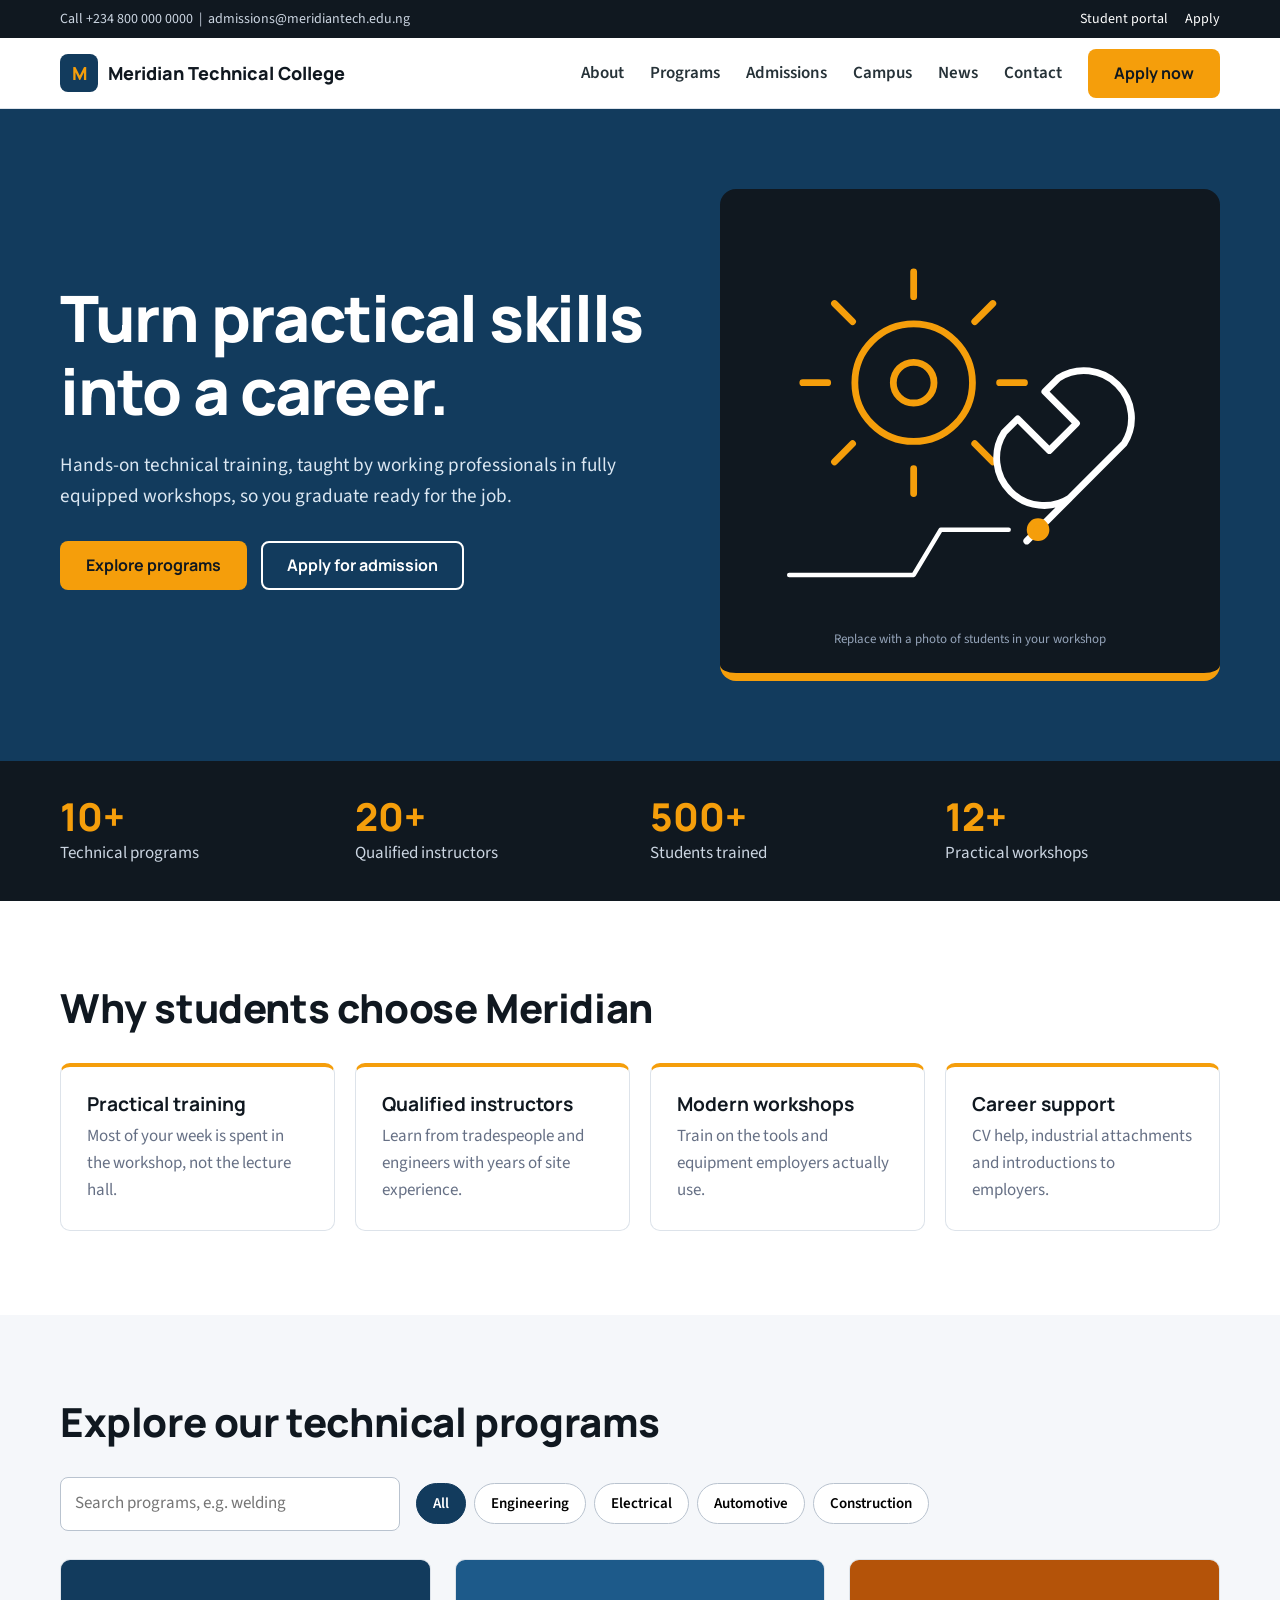
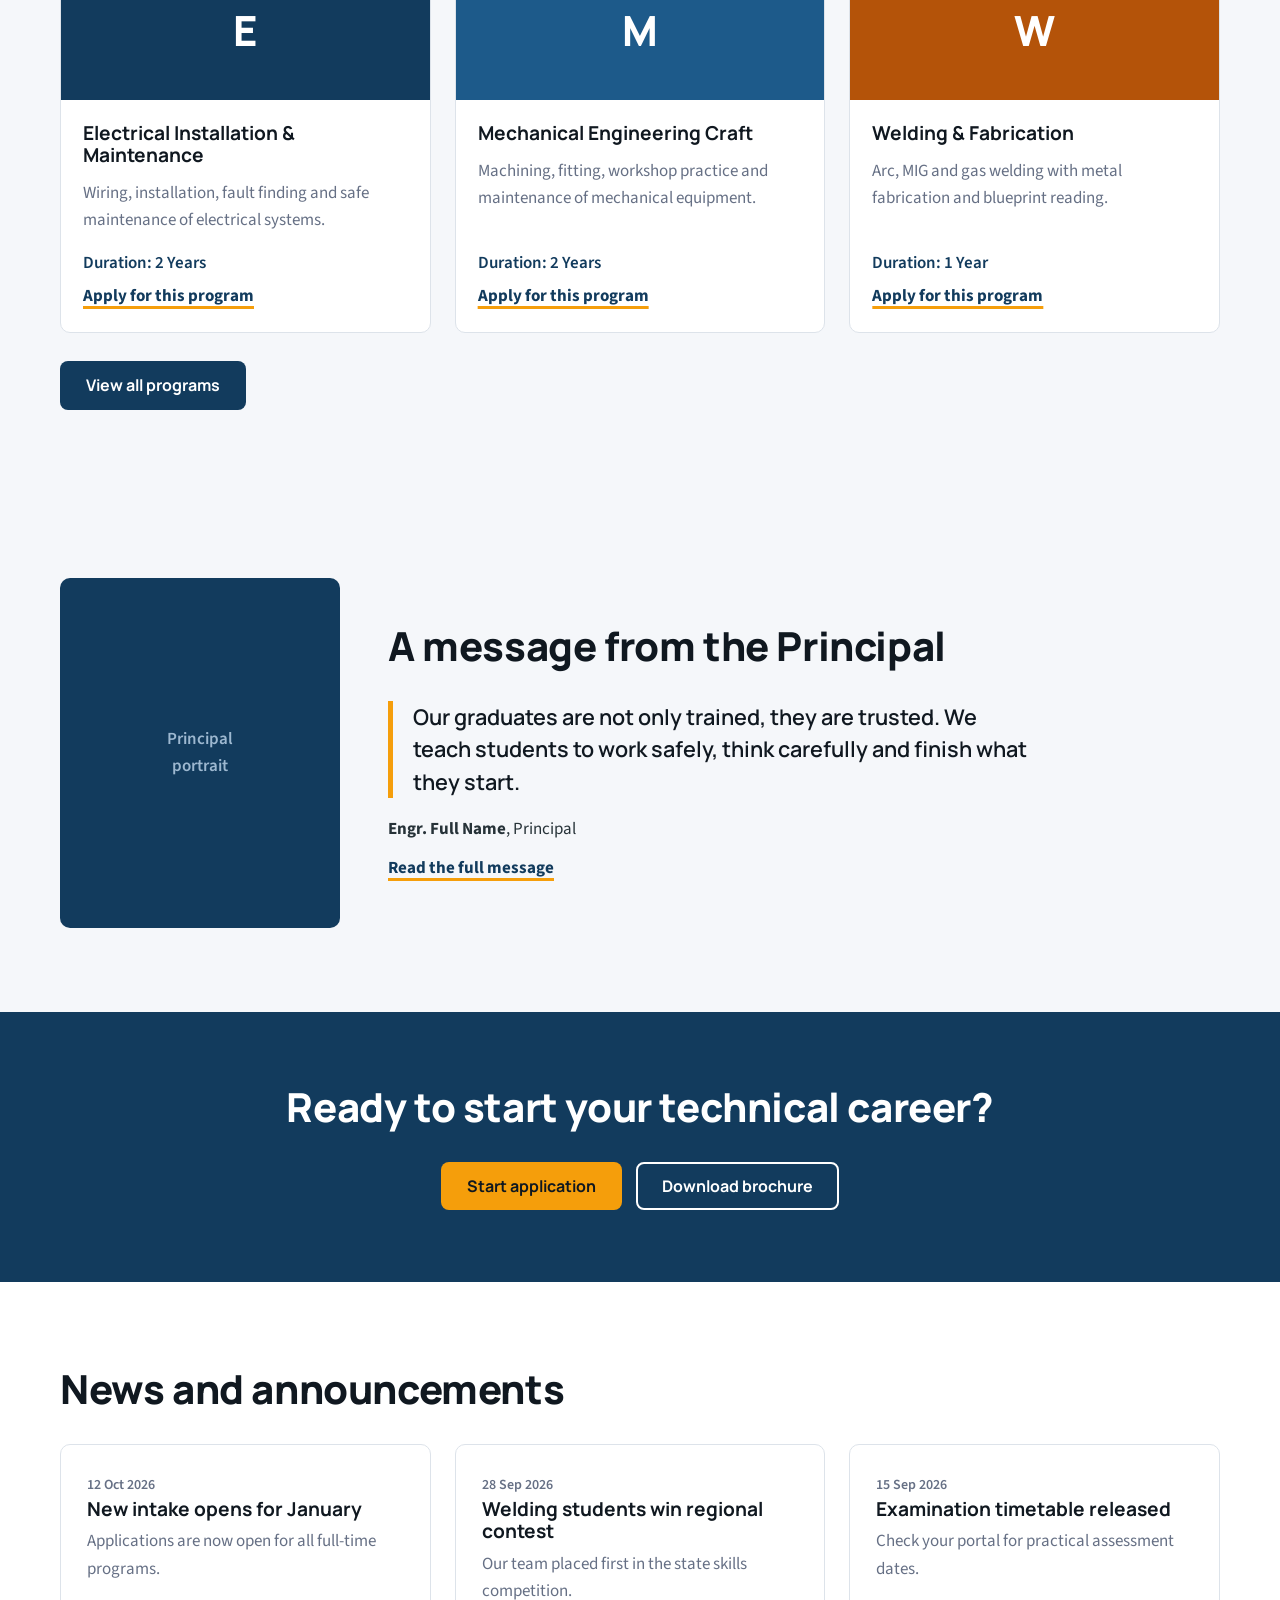
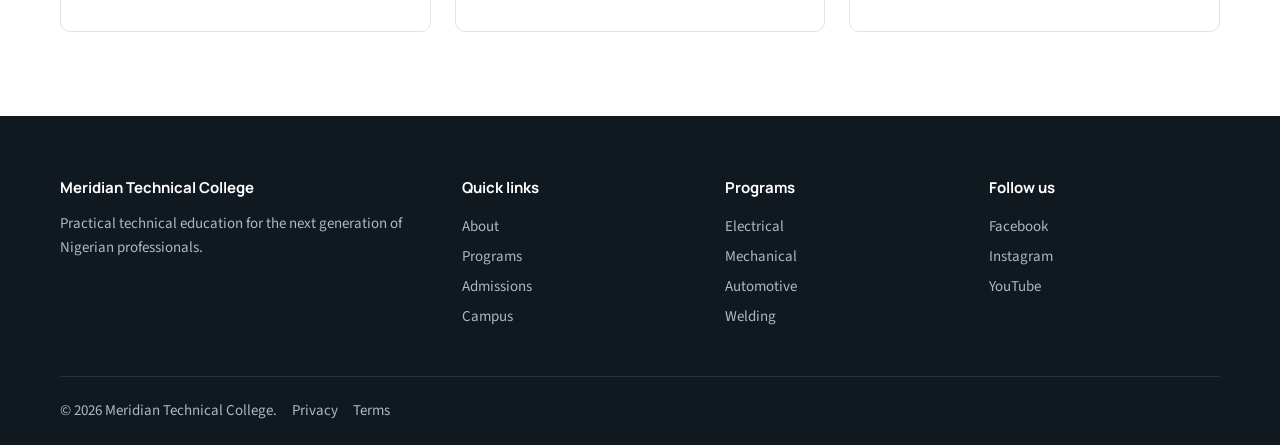
<file: meridian-frontend/index.html>
<!DOCTYPE html>
<html lang="en">
<head>
<meta charset="utf-8">
<meta name="viewport" content="width=device-width, initial-scale=1">
<title>Build skills. Build a career. | Meridian Technical College</title>
<meta name="description" content="Hands-on technical training in electrical, mechanical, automotive, welding, plumbing and construction.">
<link rel="preconnect" href="https://fonts.googleapis.com">
<link rel="preconnect" href="https://fonts.gstatic.com" crossorigin>
<link href="https://fonts.googleapis.com/css2?family=Manrope:wght@500;700;800&family=Source+Sans+3:wght@400;600&display=swap" rel="stylesheet">
<link rel="stylesheet" href="assets/css/styles.css">
</head>
<body>
<a class="skip" href="#main">Skip to content</a>
<div id="site-header"></div>
<main id="main"><section class="hero" id="top">
  <div class="wrap hero-grid">
    <div>
      <h1>Turn practical skills into a career.</h1>
      <p class="lead">Hands-on technical training, taught by working professionals in fully equipped workshops, so you graduate ready for the job.</p>
      <div class="actions">
        <a class="btn btn-amber" href="programs.html">Explore programs</a>
        <a class="btn btn-ghost" href="admissions.html">Apply for admission</a>
      </div>
    </div>
    <div class="hero-art" role="img" aria-label="Illustration of workshop tools: gear, wrench and circuit">
      <svg viewBox="0 0 400 360" fill="none" stroke="#F59E0B" stroke-width="6" stroke-linecap="round" stroke-linejoin="round">
        <circle cx="150" cy="150" r="52"/><circle cx="150" cy="150" r="18"/>
        <path d="M150 74v-22M150 248v-22M74 150H52M248 150h-22M96 96L80 80M220 220l-16-16M204 96l16-16M80 220l16-16"/>
        <path d="M250 290l86-86a42 42 0 0 0-58-58l-12 12 28 28-24 24-28-28-12 12a42 42 0 0 0 58 58z" stroke="#fff"/>
        <path d="M40 320h110l24-40h60" stroke="#fff" stroke-width="4"/><circle cx="260" cy="280" r="7" fill="#F59E0B"/>
      </svg>
      <p class="art-note">Replace with a photo of students in your workshop</p>
    </div>
  </div>
</section><section class="facts" aria-label="College at a glance">
  <div class="wrap facts-grid">
    <div><strong data-count="10">10+</strong>Technical programs</div>
    <div><strong data-count="20">20+</strong>Qualified instructors</div>
    <div><strong data-count="500">500+</strong>Students trained</div>
    <div><strong data-count="12">12+</strong>Practical workshops</div>
  </div>
</section><section class="sec" id="about">
  <div class="wrap">
    <h2>Why students choose Meridian</h2>
    <div class="grid4">
      <article class="card"><h3>Practical training</h3><p>Most of your week is spent in the workshop, not the lecture hall.</p></article>
      <article class="card"><h3>Qualified instructors</h3><p>Learn from tradespeople and engineers with years of site experience.</p></article>
      <article class="card"><h3>Modern workshops</h3><p>Train on the tools and equipment employers actually use.</p></article>
      <article class="card"><h3>Career support</h3><p>CV help, industrial attachments and introductions to employers.</p></article>
    </div>
  </div>
</section><section class="sec alt" id="programs">
  <div class="wrap">
    <h2>Explore our technical programs</h2>
    <div class="tools">
      <label class="sr" for="search">Search programs</label>
      <input id="search" type="search" placeholder="Search programs, e.g. welding">
      <div class="chips" id="chips" role="group" aria-label="Filter by field">
        <button class="chip on" data-f="all">All</button>
        <button class="chip" data-f="engineering">Engineering</button>
        <button class="chip" data-f="electrical">Electrical</button>
        <button class="chip" data-f="automotive">Automotive</button>
        <button class="chip" data-f="construction">Construction</button>
      </div>
    </div>
    <div class="grid3" id="programGrid" data-limit="3"></div>
    <p class="more"><a class="btn btn-navy" href="programs.html">View all programs</a></p><p class="empty" id="empty" hidden>No program matches your search. Clear the search or choose "All".</p>
  </div>
</section><section class="sec alt">
  <div class="wrap principal">
    <div class="portrait" aria-hidden="true">Principal<br>portrait</div>
    <div>
      <h2>A message from the Principal</h2>
      <blockquote>Our graduates are not only trained, they are trusted. We teach students to work safely, think carefully and finish what they start.</blockquote>
      <p><strong>Engr. Full Name</strong>, Principal</p>
      <a class="link" href="#">Read the full message</a>
    </div>
  </div>
</section><section class="cta">
  <div class="wrap">
    <h2>Ready to start your technical career?</h2>
    <div class="actions">
      <a class="btn btn-amber" href="#">Start application</a>
      <a class="btn btn-ghost" href="#">Download brochure</a>
    </div>
  </div>
</section><section class="sec" id="news">
  <div class="wrap">
    <h2>News and announcements</h2>
    <div class="grid3">
      <article class="card"><time>12 Oct 2026</time><h3>New intake opens for January</h3><p>Applications are now open for all full-time programs.</p></article>
      <article class="card"><time>28 Sep 2026</time><h3>Welding students win regional contest</h3><p>Our team placed first in the state skills competition.</p></article>
      <article class="card"><time>15 Sep 2026</time><h3>Examination timetable released</h3><p>Check your portal for practical assessment dates.</p></article>
    </div>
  </div>
</section></main>
<div id="site-footer"></div>
<script src="assets/js/config.js"></script>
<script src="assets/js/components.js"></script>
<script src="assets/js/main.js"></script>
<script src="assets/js/programs.js"></script>
</body>
</html>
</file>
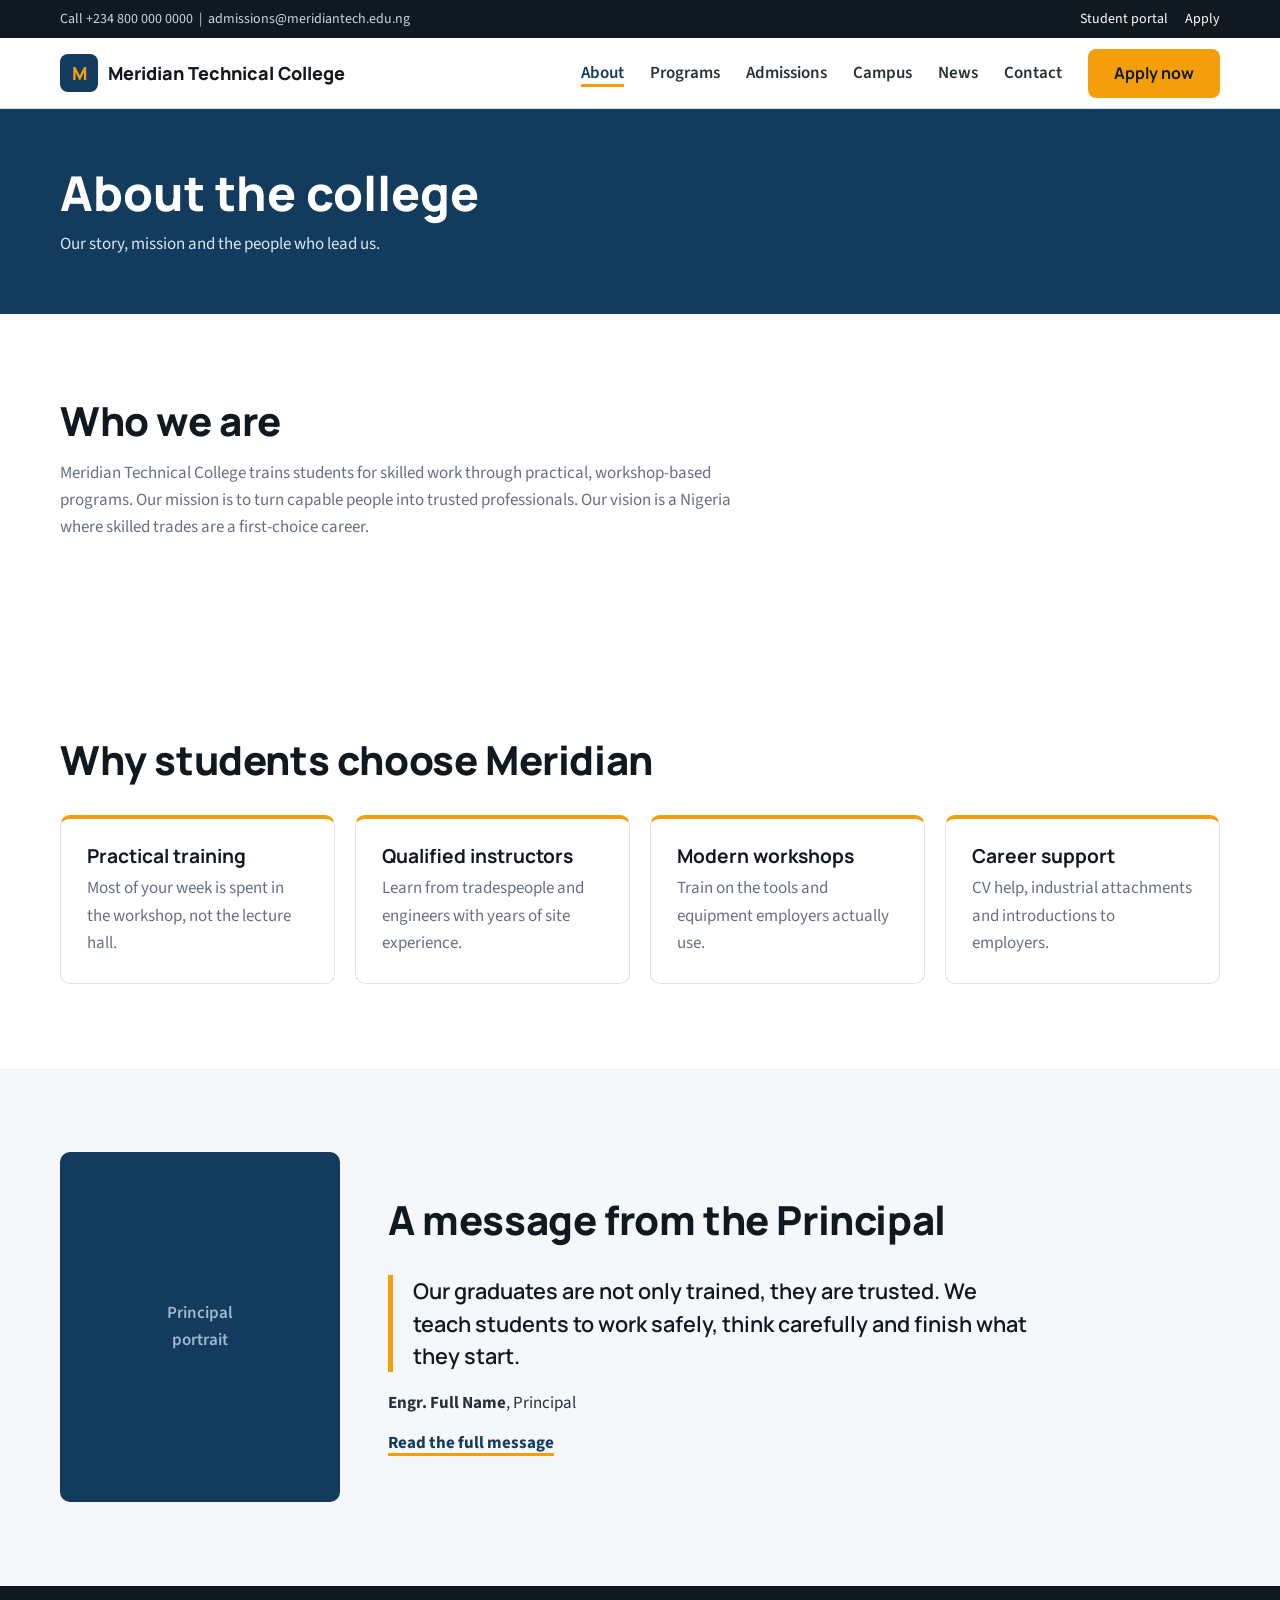
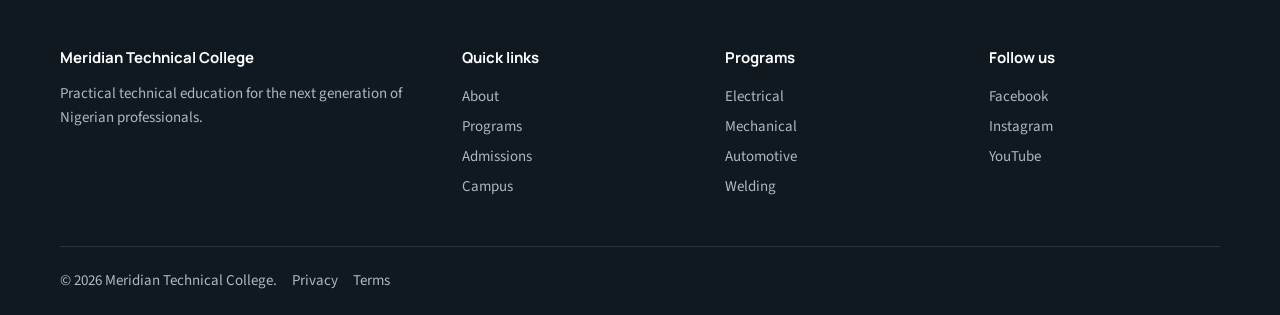
<file: meridian-frontend/about.html>
<!DOCTYPE html>
<html lang="en">
<head>
<meta charset="utf-8">
<meta name="viewport" content="width=device-width, initial-scale=1">
<title>About the college | Meridian Technical College</title>
<meta name="description" content="Hands-on technical training in electrical, mechanical, automotive, welding, plumbing and construction.">
<link rel="preconnect" href="https://fonts.googleapis.com">
<link rel="preconnect" href="https://fonts.gstatic.com" crossorigin>
<link href="https://fonts.googleapis.com/css2?family=Manrope:wght@500;700;800&family=Source+Sans+3:wght@400;600&display=swap" rel="stylesheet">
<link rel="stylesheet" href="assets/css/styles.css">
</head>
<body>
<a class="skip" href="#main">Skip to content</a>
<div id="site-header"></div>
<main id="main"><section class="page-head"><div class="wrap"><h1>About the college</h1><p>Our story, mission and the people who lead us.</p></div></section><section class="sec"><div class="wrap"><h2>Who we are</h2><p class="sub">Meridian Technical College trains students for skilled work through practical, workshop-based programs. Our mission is to turn capable people into trusted professionals. Our vision is a Nigeria where skilled trades are a first-choice career.</p></div></section><section class="sec" id="about">
  <div class="wrap">
    <h2>Why students choose Meridian</h2>
    <div class="grid4">
      <article class="card"><h3>Practical training</h3><p>Most of your week is spent in the workshop, not the lecture hall.</p></article>
      <article class="card"><h3>Qualified instructors</h3><p>Learn from tradespeople and engineers with years of site experience.</p></article>
      <article class="card"><h3>Modern workshops</h3><p>Train on the tools and equipment employers actually use.</p></article>
      <article class="card"><h3>Career support</h3><p>CV help, industrial attachments and introductions to employers.</p></article>
    </div>
  </div>
</section><section class="sec alt">
  <div class="wrap principal">
    <div class="portrait" aria-hidden="true">Principal<br>portrait</div>
    <div>
      <h2>A message from the Principal</h2>
      <blockquote>Our graduates are not only trained, they are trusted. We teach students to work safely, think carefully and finish what they start.</blockquote>
      <p><strong>Engr. Full Name</strong>, Principal</p>
      <a class="link" href="#">Read the full message</a>
    </div>
  </div>
</section></main>
<div id="site-footer"></div>
<script src="assets/js/config.js"></script>
<script src="assets/js/components.js"></script>
<script src="assets/js/main.js"></script>

</body>
</html>
</file>
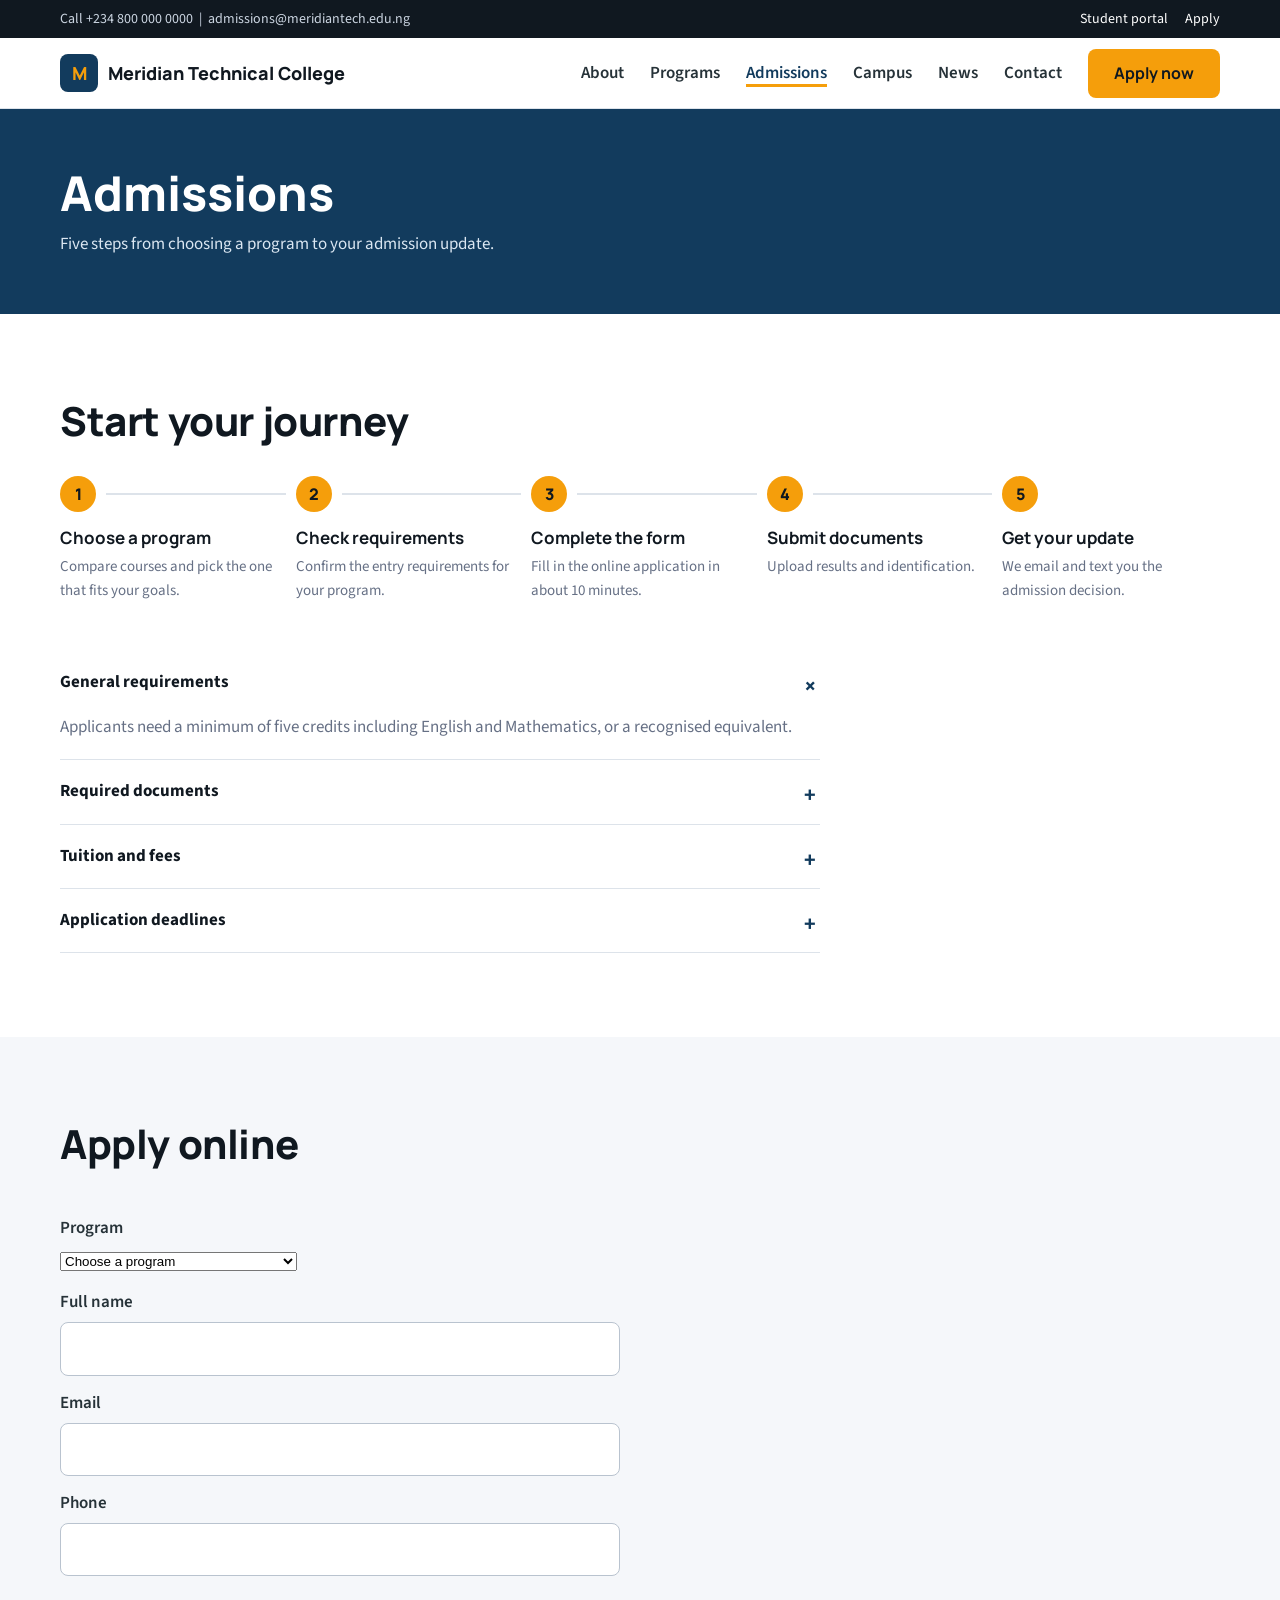
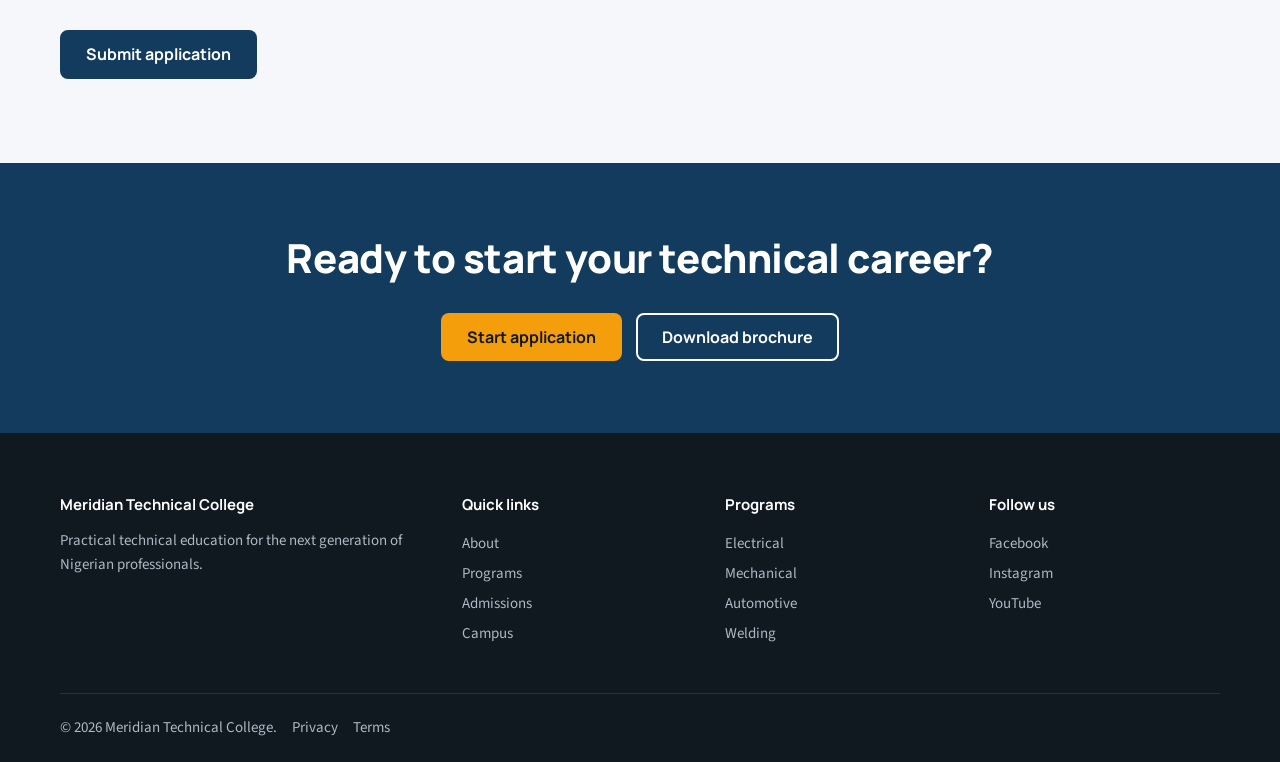
<file: meridian-frontend/admissions.html>
<!DOCTYPE html>
<html lang="en">
<head>
<meta charset="utf-8">
<meta name="viewport" content="width=device-width, initial-scale=1">
<title>Admissions | Meridian Technical College</title>
<meta name="description" content="Hands-on technical training in electrical, mechanical, automotive, welding, plumbing and construction.">
<link rel="preconnect" href="https://fonts.googleapis.com">
<link rel="preconnect" href="https://fonts.gstatic.com" crossorigin>
<link href="https://fonts.googleapis.com/css2?family=Manrope:wght@500;700;800&family=Source+Sans+3:wght@400;600&display=swap" rel="stylesheet">
<link rel="stylesheet" href="assets/css/styles.css">
</head>
<body>
<a class="skip" href="#main">Skip to content</a>
<div id="site-header"></div>
<main id="main"><section class="page-head"><div class="wrap"><h1>Admissions</h1><p>Five steps from choosing a program to your admission update.</p></div></section><section class="sec" id="admissions">
  <div class="wrap">
    <h2>Start your journey</h2>
    <ol class="steps">
      <li><b>Choose a program</b><span>Compare courses and pick the one that fits your goals.</span></li>
      <li><b>Check requirements</b><span>Confirm the entry requirements for your program.</span></li>
      <li><b>Complete the form</b><span>Fill in the online application in about 10 minutes.</span></li>
      <li><b>Submit documents</b><span>Upload results and identification.</span></li>
      <li><b>Get your update</b><span>We email and text you the admission decision.</span></li>
    </ol>
    <div class="faq" id="faq">
      <details open><summary>General requirements</summary><p>Applicants need a minimum of five credits including English and Mathematics, or a recognised equivalent.</p></details>
      <details><summary>Required documents</summary><p>Passport photograph, O'level results, birth certificate or age declaration, and a valid ID.</p></details>
      <details><summary>Tuition and fees</summary><p>Fees vary by program and are listed on each program page. Instalment plans are available.</p></details>
      <details><summary>Application deadlines</summary><p>Applications for the next intake close on the date shown on the Admissions page.</p></details>
    </div>
  </div>
</section><section class="sec alt"><div class="wrap"><h2>Apply online</h2><form class="apply" data-endpoint="applications/" novalidate><label for="ap">Program</label><select id="applyProgram" name="program" required></select><label for="an">Full name</label><input id="an" name="full_name" required autocomplete="name"><label for="ae">Email</label><input id="ae" name="email" type="email" required autocomplete="email"><label for="aph">Phone</label><input id="aph" name="phone" type="tel" required autocomplete="tel"><p class="msg" role="status"></p><button class="btn btn-navy" type="submit">Submit application</button></form></div></section><section class="cta">
  <div class="wrap">
    <h2>Ready to start your technical career?</h2>
    <div class="actions">
      <a class="btn btn-amber" href="#">Start application</a>
      <a class="btn btn-ghost" href="#">Download brochure</a>
    </div>
  </div>
</section></main>
<div id="site-footer"></div>
<script src="assets/js/config.js"></script>
<script src="assets/js/components.js"></script>
<script src="assets/js/main.js"></script>
<script src="assets/js/programs.js"></script>
</body>
</html>
</file>
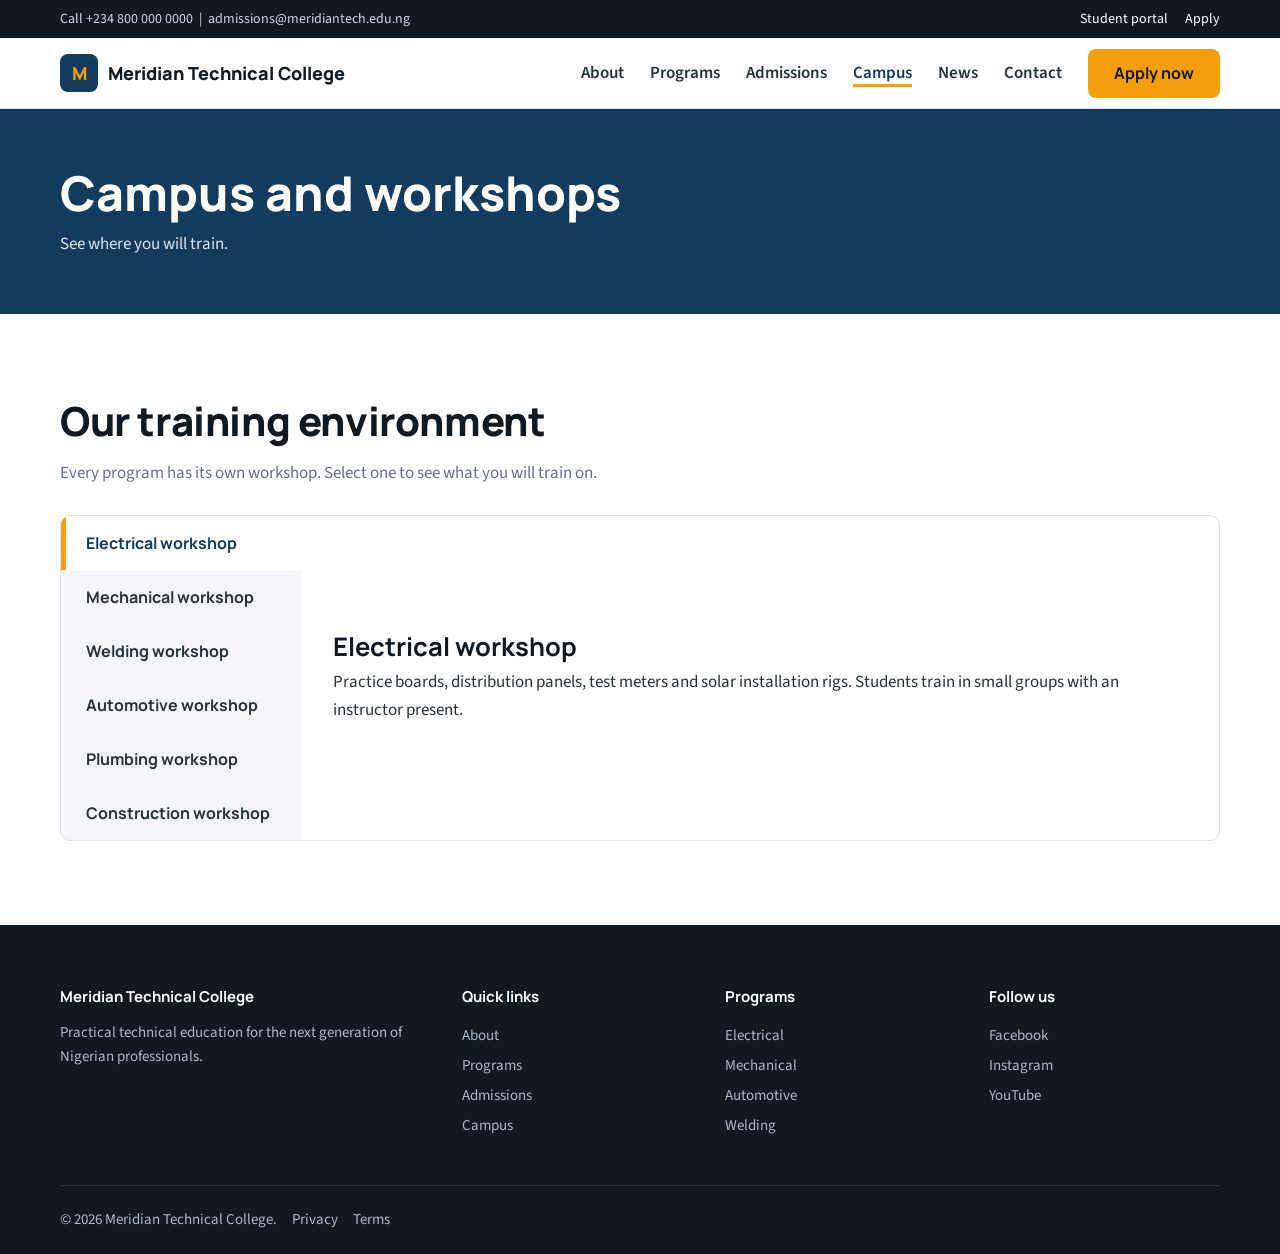
<file: meridian-frontend/campus.html>
<!DOCTYPE html>
<html lang="en">
<head>
<meta charset="utf-8">
<meta name="viewport" content="width=device-width, initial-scale=1">
<title>Campus and workshops | Meridian Technical College</title>
<meta name="description" content="Hands-on technical training in electrical, mechanical, automotive, welding, plumbing and construction.">
<link rel="preconnect" href="https://fonts.googleapis.com">
<link rel="preconnect" href="https://fonts.gstatic.com" crossorigin>
<link href="https://fonts.googleapis.com/css2?family=Manrope:wght@500;700;800&family=Source+Sans+3:wght@400;600&display=swap" rel="stylesheet">
<link rel="stylesheet" href="assets/css/styles.css">
</head>
<body>
<a class="skip" href="#main">Skip to content</a>
<div id="site-header"></div>
<main id="main"><section class="page-head"><div class="wrap"><h1>Campus and workshops</h1><p>See where you will train.</p></div></section><section class="sec" id="campus">
  <div class="wrap">
    <h2>Our training environment</h2>
    <p class="sub">Every program has its own workshop. Select one to see what you will train on.</p>
    <div class="campus">
      <div class="tabs" role="tablist" id="tabs"></div>
      <div class="panel" id="panel" role="tabpanel" aria-live="polite"></div>
    </div>
  </div>
</section></main>
<div id="site-footer"></div>
<script src="assets/js/config.js"></script>
<script src="assets/js/components.js"></script>
<script src="assets/js/main.js"></script>
<script src="assets/js/programs.js"></script>
</body>
</html>
</file>
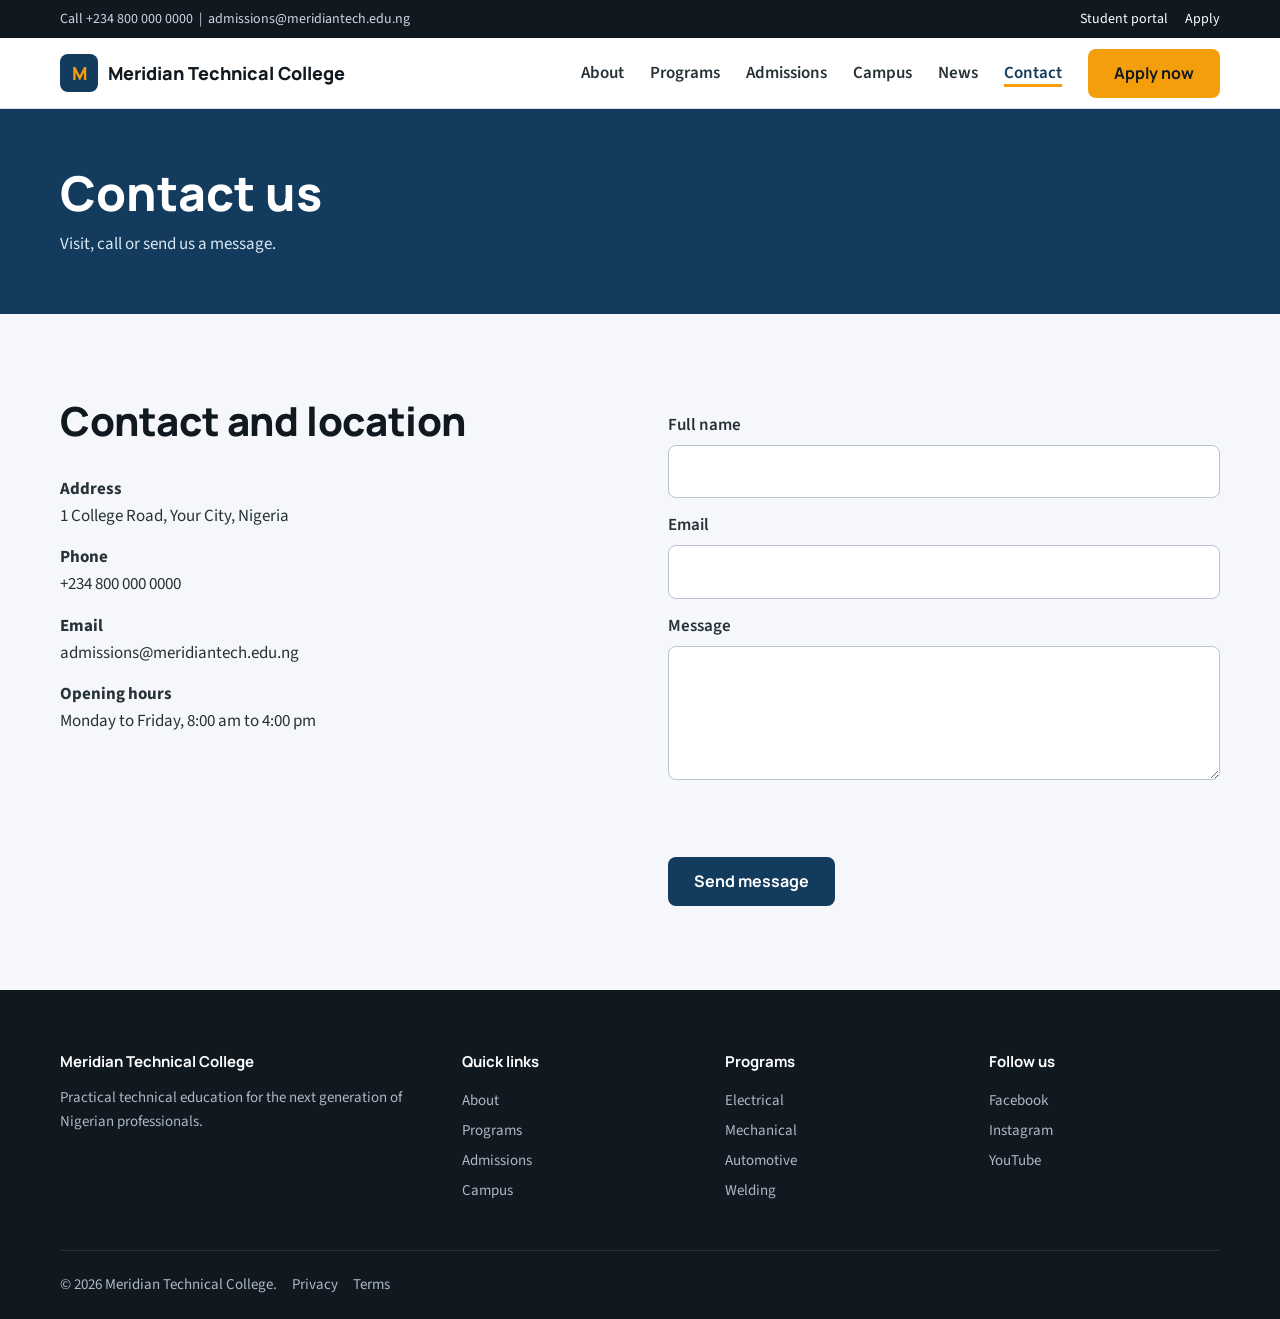
<file: meridian-frontend/contact.html>
<!DOCTYPE html>
<html lang="en">
<head>
<meta charset="utf-8">
<meta name="viewport" content="width=device-width, initial-scale=1">
<title>Contact us | Meridian Technical College</title>
<meta name="description" content="Hands-on technical training in electrical, mechanical, automotive, welding, plumbing and construction.">
<link rel="preconnect" href="https://fonts.googleapis.com">
<link rel="preconnect" href="https://fonts.gstatic.com" crossorigin>
<link href="https://fonts.googleapis.com/css2?family=Manrope:wght@500;700;800&family=Source+Sans+3:wght@400;600&display=swap" rel="stylesheet">
<link rel="stylesheet" href="assets/css/styles.css">
</head>
<body>
<a class="skip" href="#main">Skip to content</a>
<div id="site-header"></div>
<main id="main"><section class="page-head"><div class="wrap"><h1>Contact us</h1><p>Visit, call or send us a message.</p></div></section><section class="sec alt" id="contact">
  <div class="wrap contact">
    <div>
      <h2>Contact and location</h2>
      <p><b>Address</b><br>1 College Road, Your City, Nigeria</p>
      <p><b>Phone</b><br>+234 800 000 0000</p>
      <p><b>Email</b><br>admissions@meridiantech.edu.ng</p>
      <p><b>Opening hours</b><br>Monday to Friday, 8:00 am to 4:00 pm</p>
    </div>
    <form data-endpoint="contact/" novalidate>
      <label for="n">Full name</label><input id="n" name="full_name" required autocomplete="name">
      <label for="e">Email</label><input id="e" name="email" type="email" required autocomplete="email">
      <label for="m">Message</label><textarea id="m" name="message" rows="4" required></textarea>
      <p class="msg" id="formMsg" role="status"></p>
      <button class="btn btn-navy" type="submit">Send message</button>
    </form>
  </div>
</section></main>
<div id="site-footer"></div>
<script src="assets/js/config.js"></script>
<script src="assets/js/components.js"></script>
<script src="assets/js/main.js"></script>

</body>
</html>
</file>
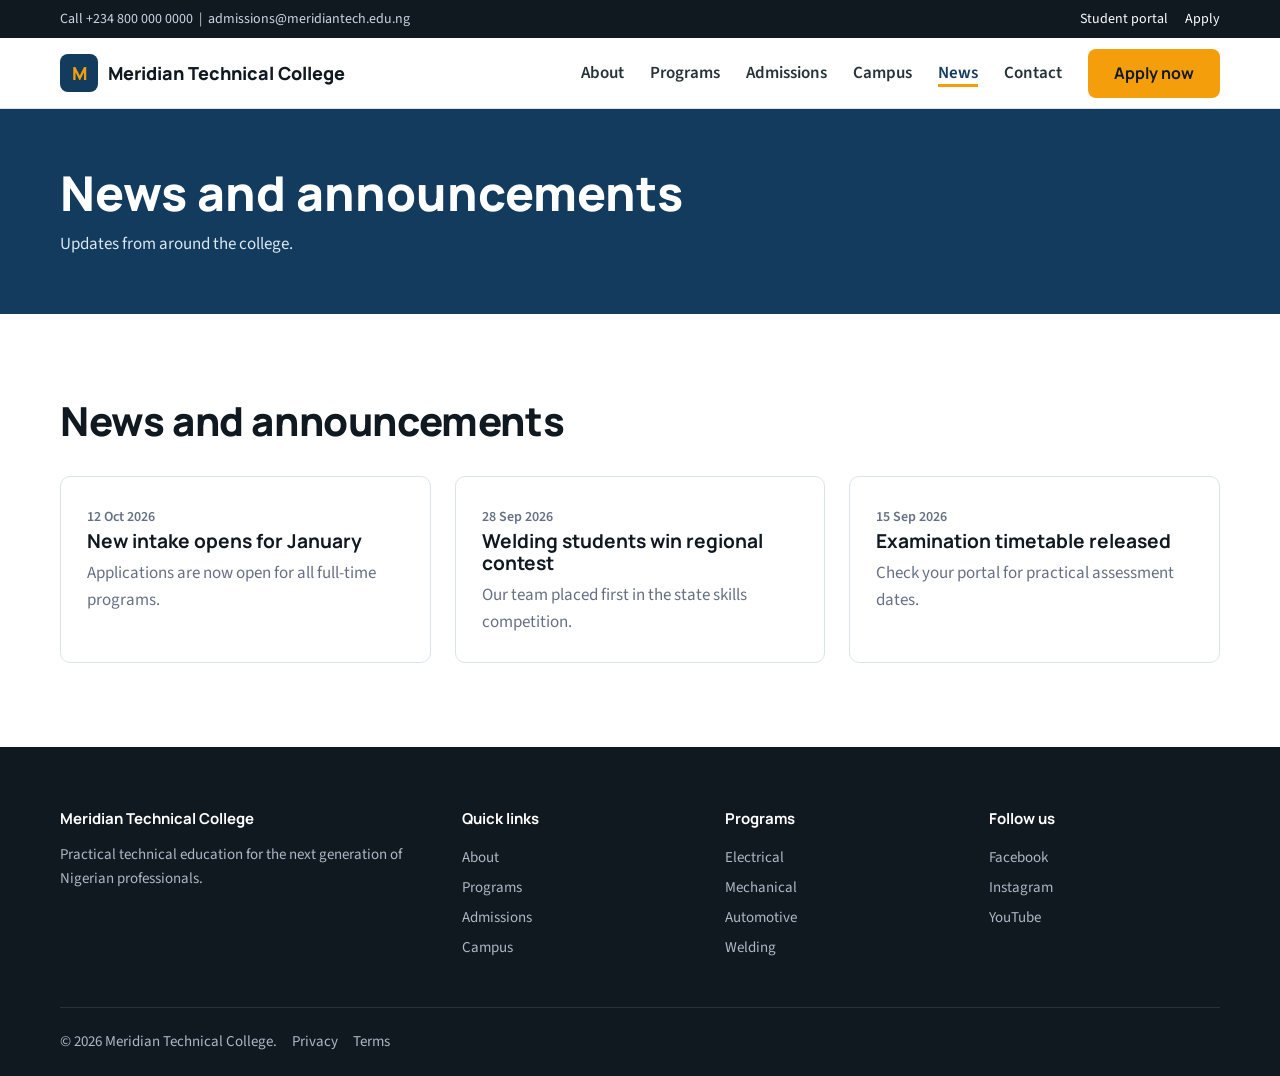
<file: meridian-frontend/news.html>
<!DOCTYPE html>
<html lang="en">
<head>
<meta charset="utf-8">
<meta name="viewport" content="width=device-width, initial-scale=1">
<title>News and announcements | Meridian Technical College</title>
<meta name="description" content="Hands-on technical training in electrical, mechanical, automotive, welding, plumbing and construction.">
<link rel="preconnect" href="https://fonts.googleapis.com">
<link rel="preconnect" href="https://fonts.gstatic.com" crossorigin>
<link href="https://fonts.googleapis.com/css2?family=Manrope:wght@500;700;800&family=Source+Sans+3:wght@400;600&display=swap" rel="stylesheet">
<link rel="stylesheet" href="assets/css/styles.css">
</head>
<body>
<a class="skip" href="#main">Skip to content</a>
<div id="site-header"></div>
<main id="main"><section class="page-head"><div class="wrap"><h1>News and announcements</h1><p>Updates from around the college.</p></div></section><section class="sec" id="news">
  <div class="wrap">
    <h2>News and announcements</h2>
    <div class="grid3">
      <article class="card"><time>12 Oct 2026</time><h3>New intake opens for January</h3><p>Applications are now open for all full-time programs.</p></article>
      <article class="card"><time>28 Sep 2026</time><h3>Welding students win regional contest</h3><p>Our team placed first in the state skills competition.</p></article>
      <article class="card"><time>15 Sep 2026</time><h3>Examination timetable released</h3><p>Check your portal for practical assessment dates.</p></article>
    </div>
  </div>
</section></main>
<div id="site-footer"></div>
<script src="assets/js/config.js"></script>
<script src="assets/js/components.js"></script>
<script src="assets/js/main.js"></script>

</body>
</html>
</file>
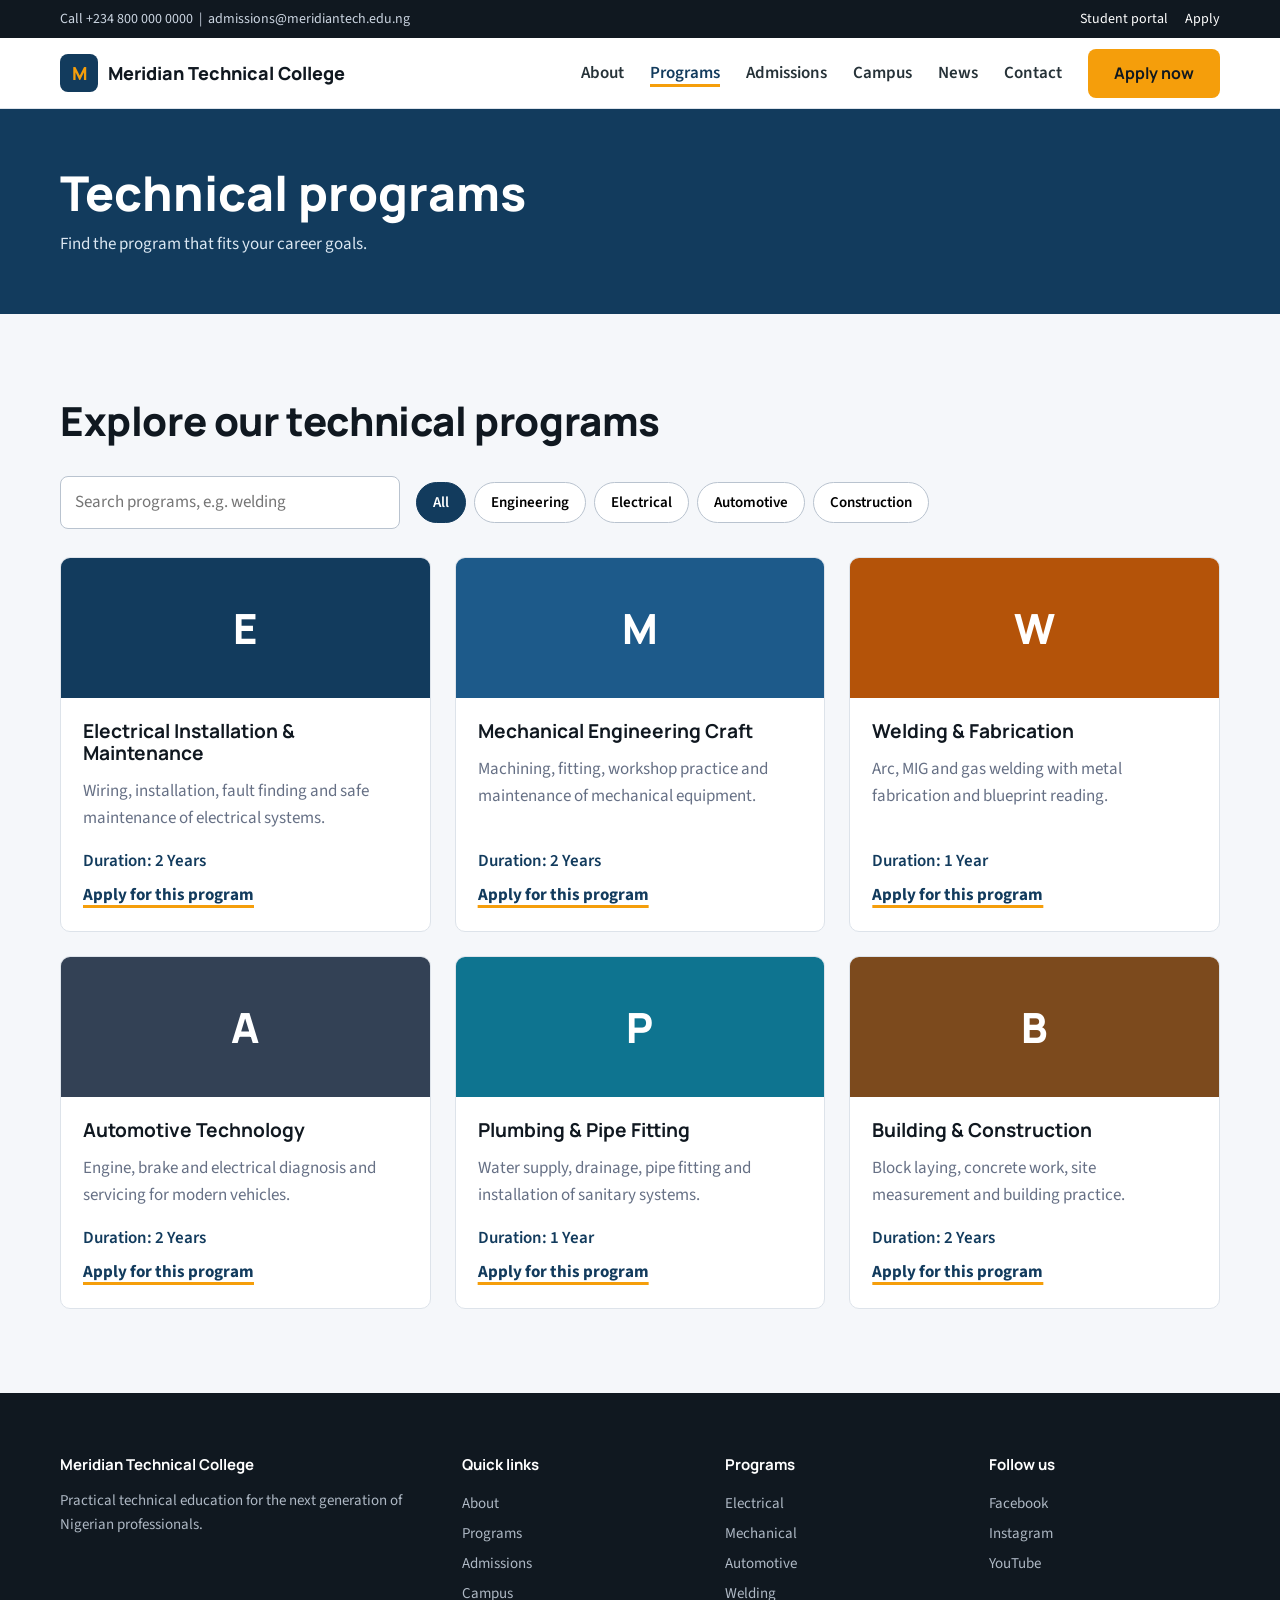
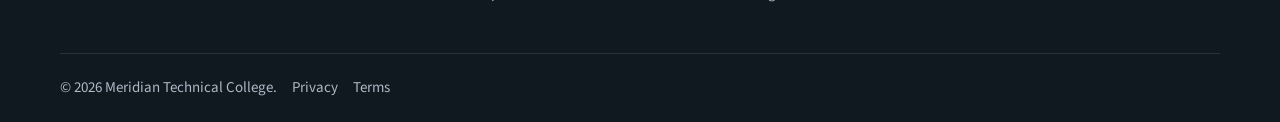
<file: meridian-frontend/programs.html>
<!DOCTYPE html>
<html lang="en">
<head>
<meta charset="utf-8">
<meta name="viewport" content="width=device-width, initial-scale=1">
<title>Technical programs | Meridian Technical College</title>
<meta name="description" content="Hands-on technical training in electrical, mechanical, automotive, welding, plumbing and construction.">
<link rel="preconnect" href="https://fonts.googleapis.com">
<link rel="preconnect" href="https://fonts.gstatic.com" crossorigin>
<link href="https://fonts.googleapis.com/css2?family=Manrope:wght@500;700;800&family=Source+Sans+3:wght@400;600&display=swap" rel="stylesheet">
<link rel="stylesheet" href="assets/css/styles.css">
</head>
<body>
<a class="skip" href="#main">Skip to content</a>
<div id="site-header"></div>
<main id="main"><section class="page-head"><div class="wrap"><h1>Technical programs</h1><p>Find the program that fits your career goals.</p></div></section><section class="sec alt" id="programs">
  <div class="wrap">
    <h2>Explore our technical programs</h2>
    <div class="tools">
      <label class="sr" for="search">Search programs</label>
      <input id="search" type="search" placeholder="Search programs, e.g. welding">
      <div class="chips" id="chips" role="group" aria-label="Filter by field">
        <button class="chip on" data-f="all">All</button>
        <button class="chip" data-f="engineering">Engineering</button>
        <button class="chip" data-f="electrical">Electrical</button>
        <button class="chip" data-f="automotive">Automotive</button>
        <button class="chip" data-f="construction">Construction</button>
      </div>
    </div>
    <div class="grid3" id="programGrid"></div>
    <p class="empty" id="empty" hidden>No program matches your search. Clear the search or choose "All".</p>
  </div>
</section></main>
<div id="site-footer"></div>
<script src="assets/js/config.js"></script>
<script src="assets/js/components.js"></script>
<script src="assets/js/main.js"></script>
<script src="assets/js/programs.js"></script>
</body>
</html>
</file>
<file: meridian-frontend/assets/css/styles.css>
:root{--primary:#123B5D;--amber:#F59E0B;--dark:#101820;--light:#F5F7FA;--text:#263238;--muted:#667085;--line:#dde3ea;--r:10px}
*{box-sizing:border-box;margin:0}
html{scroll-behavior:smooth;scroll-padding-top:80px}
body{font:400 17px/1.6 "Source Sans 3",system-ui,sans-serif;color:var(--text);background:#fff}
h1,h2,h3,.logo,.btn,.facts strong{font-family:Manrope,system-ui,sans-serif;line-height:1.15;color:var(--dark)}
a{color:inherit}
.wrap{width:min(1160px,100% - 40px);margin-inline:auto}
.skip{position:absolute;left:-999px;background:#fff;padding:8px 12px}.skip:focus{left:8px;top:8px;z-index:99}
.sr{position:absolute;width:1px;height:1px;overflow:hidden;clip:rect(0 0 0 0)}
:focus-visible{outline:3px solid var(--amber);outline-offset:2px}

.topbar{background:var(--dark);color:#cbd5e1;font-size:14px}
.topbar .wrap{display:flex;justify-content:space-between;gap:12px;padding:8px 0;flex-wrap:wrap}
.topbar a{margin-left:14px;text-decoration:none;color:#fff}

.nav{position:sticky;top:0;z-index:50;background:#fff;border-bottom:1px solid var(--line)}
.nav-in{display:flex;align-items:center;justify-content:space-between;height:70px}
.logo{display:flex;align-items:center;gap:10px;font-weight:800;text-decoration:none;font-size:18px}
.mark{display:grid;place-items:center;width:38px;height:38px;border-radius:8px;background:var(--primary);color:var(--amber);font-weight:800}
.menu{display:flex;align-items:center;gap:26px}
.menu a:not(.btn){text-decoration:none;font-weight:600;color:var(--text)}
.menu a:not(.btn):hover{color:var(--primary);text-decoration:underline;text-decoration-color:var(--amber);text-underline-offset:6px;text-decoration-thickness:3px}
.burger{display:none;background:none;border:0;padding:10px;cursor:pointer}
.burger span{display:block;width:24px;height:3px;background:var(--dark);margin:5px 0;transition:.25s}
.burger[aria-expanded=true] span:nth-child(1){transform:translateY(8px) rotate(45deg)}
.burger[aria-expanded=true] span:nth-child(2){opacity:0}
.burger[aria-expanded=true] span:nth-child(3){transform:translateY(-8px) rotate(-45deg)}

.btn{display:inline-block;padding:13px 24px;border-radius:8px;font-weight:700;font-size:16px;text-decoration:none;border:2px solid transparent;cursor:pointer;transition:transform .15s,background .15s}
.btn:hover{transform:translateY(-2px)}
.btn-amber{background:var(--amber);color:var(--dark)}.btn-amber:hover{background:#fbb02d}
.btn-ghost{border-color:#fff;color:#fff;background:transparent}.btn-ghost:hover{background:rgba(255,255,255,.12)}
.btn-navy{background:var(--primary);color:#fff}
.actions{display:flex;gap:14px;flex-wrap:wrap;margin-top:30px}

.hero{background:var(--primary);color:#fff;padding:80px 0}
.hero-grid{display:grid;grid-template-columns:1.1fr .9fr;gap:48px;align-items:center}
.hero h1{color:#fff;font-size:clamp(2.3rem,5.5vw,4rem);font-weight:800;letter-spacing:-.02em}
.lead{font-size:1.2rem;margin-top:22px;max-width:34em;color:#dbe7f2}
.hero-art{background:var(--dark);border-radius:16px;padding:24px;border-bottom:8px solid var(--amber)}
.hero-art svg{width:100%;height:auto;display:block}
.art-note{font-size:13px;color:#94a3b8;text-align:center;margin-top:8px}

.facts{background:var(--dark);color:#cbd5e1}
.facts-grid{display:grid;grid-template-columns:repeat(4,1fr);gap:20px;padding:34px 0}
.facts strong{display:block;color:var(--amber);font-size:2.4rem;font-weight:800}

.sec{padding:84px 0}.alt{background:var(--light)}
h2{font-size:clamp(1.7rem,3.4vw,2.5rem);font-weight:800;letter-spacing:-.01em;margin-bottom:32px;max-width:22em}
.sub{margin:-16px 0 28px;color:var(--muted);max-width:40em}
h3{font-size:1.2rem;margin-bottom:8px}
.grid4{display:grid;grid-template-columns:repeat(4,1fr);gap:20px}
.grid3{display:grid;grid-template-columns:repeat(3,1fr);gap:24px}
.card{background:#fff;border:1px solid var(--line);border-radius:var(--r);padding:26px}
.grid4 .card{border-top:4px solid var(--amber)}
.card p{color:var(--muted)}
time{font-size:14px;color:var(--muted);font-weight:600}

.tools{display:flex;flex-wrap:wrap;gap:16px;margin-bottom:28px;align-items:center}
input,textarea{font:inherit;width:100%;padding:12px 14px;border:1px solid #b9c3cf;border-radius:8px;background:#fff}
#search{max-width:340px}
.chips{display:flex;gap:8px;flex-wrap:wrap}
.chip{font:600 15px "Source Sans 3",sans-serif;padding:9px 16px;border-radius:99px;border:1px solid #b9c3cf;background:#fff;cursor:pointer}
.chip.on{background:var(--primary);border-color:var(--primary);color:#fff}
.prog{padding:0;overflow:hidden;display:flex;flex-direction:column}
.prog .img{height:140px;display:grid;place-items:center;color:#fff;font:800 2.6rem Manrope,sans-serif}
.prog .body{padding:22px;display:flex;flex-direction:column;gap:6px;flex:1}
.prog .dur{font-weight:600;color:var(--primary);margin-top:auto;padding-top:10px}
.link{font-weight:700;color:var(--primary);text-decoration-color:var(--amber);text-decoration-thickness:3px;text-underline-offset:5px}
.empty{padding:20px;color:var(--muted)}

.campus{display:grid;grid-template-columns:240px 1fr;gap:24px;border:1px solid var(--line);border-radius:var(--r);overflow:hidden}
.tabs{display:flex;flex-direction:column;background:var(--light)}
.tabs button{font:700 16px Manrope,sans-serif;text-align:left;padding:16px 20px;border:0;border-left:5px solid transparent;background:none;cursor:pointer;color:var(--text)}
.tabs button[aria-selected=true]{background:#fff;border-left-color:var(--amber);color:var(--primary)}
.panel{padding:32px 32px 32px 8px;display:flex;flex-direction:column;justify-content:center;min-height:260px}
.panel h3{font-size:1.6rem}

.principal{display:grid;grid-template-columns:280px 1fr;gap:48px;align-items:center}
.portrait{aspect-ratio:4/5;border-radius:var(--r);background:var(--primary);color:#9db8d0;display:grid;place-items:center;text-align:center;font-weight:600}
blockquote{font:600 1.35rem/1.5 Manrope,sans-serif;color:var(--dark);margin-bottom:18px;border-left:5px solid var(--amber);padding-left:20px;max-width:30em}
.principal p{margin-bottom:12px}

.steps{list-style:none;padding:0;display:grid;grid-template-columns:repeat(5,1fr);gap:18px;counter-reset:s;margin-bottom:48px}
.steps li{counter-increment:s;position:relative;padding-top:48px}
.steps li::before{content:counter(s);position:absolute;top:0;left:0;width:36px;height:36px;border-radius:50%;background:var(--amber);color:var(--dark);font:800 16px/36px Manrope,sans-serif;text-align:center}
.steps li::after{content:"";position:absolute;top:17px;left:46px;right:-8px;height:2px;background:var(--line)}
.steps li:last-child::after{display:none}
.steps b{display:block;font-family:Manrope,sans-serif;color:var(--dark)}
.steps span{color:var(--muted);font-size:15px;display:block;margin-top:4px}
.faq{max-width:760px}
details{border-bottom:1px solid var(--line)}
summary{cursor:pointer;padding:18px 28px 18px 0;font-weight:700;list-style:none;position:relative;color:var(--dark)}
summary::-webkit-details-marker{display:none}
summary::after{content:"+";position:absolute;right:4px;font-size:22px;color:var(--primary);transition:transform .25s}
details[open] summary::after{transform:rotate(45deg)}
details p{padding:0 0 18px;color:var(--muted)}

.cta{background:var(--primary);color:#fff;padding:72px 0;text-align:center}
.cta h2{color:#fff;margin-inline:auto}.cta .actions{justify-content:center}

.contact{display:grid;grid-template-columns:1fr 1fr;gap:56px}
.contact p{margin-bottom:14px}
form label{display:block;font-weight:600;margin:14px 0 6px}
form .btn{margin-top:18px}
input.bad,textarea.bad{border-color:#c0392b}
.msg{margin-top:12px;font-weight:600;min-height:1.4em}.msg.err{color:#c0392b}.msg.ok{color:#1a7f4b}

.foot{background:var(--dark);color:#aeb8c4;padding-top:60px;font-size:15px}
.foot-grid{display:grid;grid-template-columns:1.6fr 1fr 1fr 1fr;gap:32px}
.foot b{display:block;color:#fff;margin-bottom:12px;font-family:Manrope,sans-serif}
.foot a{display:block;text-decoration:none;padding:3px 0}.foot a:hover{color:var(--amber)}
.copy{margin-top:44px;padding:22px 0;border-top:1px solid #28323d}
.copy a{display:inline;margin-left:12px}

@media(max-width:960px){
 .grid4,.facts-grid{grid-template-columns:repeat(2,1fr)}
 .grid3{grid-template-columns:repeat(2,1fr)}
 .hero-grid,.contact,.principal{grid-template-columns:1fr}
 .principal .portrait{max-width:240px}
 .steps{grid-template-columns:1fr}.steps li{padding:0 0 0 52px}.steps li::after{display:none}
 .foot-grid{grid-template-columns:1fr 1fr}
 .burger{display:block}
 .menu{position:absolute;top:70px;left:0;right:0;background:#fff;flex-direction:column;align-items:stretch;gap:0;padding:8px 20px 20px;border-bottom:1px solid var(--line);display:none}
 .menu.open{display:flex}
 .menu a:not(.btn){padding:14px 0;border-bottom:1px solid var(--line)}
 .menu .btn{margin-top:14px;text-align:center}
}
@media(max-width:640px){
 body{font-size:16px}
 .sec{padding:60px 0}.hero{padding:56px 0}
 .grid4,.grid3{grid-template-columns:1fr}
 .campus{grid-template-columns:1fr;gap:0}
 .tabs{flex-direction:row;overflow-x:auto}
 .tabs button{white-space:nowrap;border-left:0;border-bottom:4px solid transparent}
 .tabs button[aria-selected=true]{border-bottom-color:var(--amber)}
 .panel{padding:24px}
 .foot-grid{grid-template-columns:1fr}
 .topbar .wrap>span:first-child{display:none}
 .actions .btn{flex:1;text-align:center}
}
@media(prefers-reduced-motion:reduce){*{transition:none!important;scroll-behavior:auto!important}}
.page-head{background:var(--primary);color:#fff;padding:56px 0}
.page-head h1{color:#fff;font-size:clamp(2rem,4.5vw,3rem);font-weight:800}
.page-head p{color:#dbe7f2;margin-top:10px;max-width:36em}
.menu a.active:not(.btn){color:var(--primary);text-decoration:underline;text-decoration-color:var(--amber);text-underline-offset:6px;text-decoration-thickness:3px}
.more{margin-top:28px}
.apply{max-width:560px;margin-top:48px}
</file>
